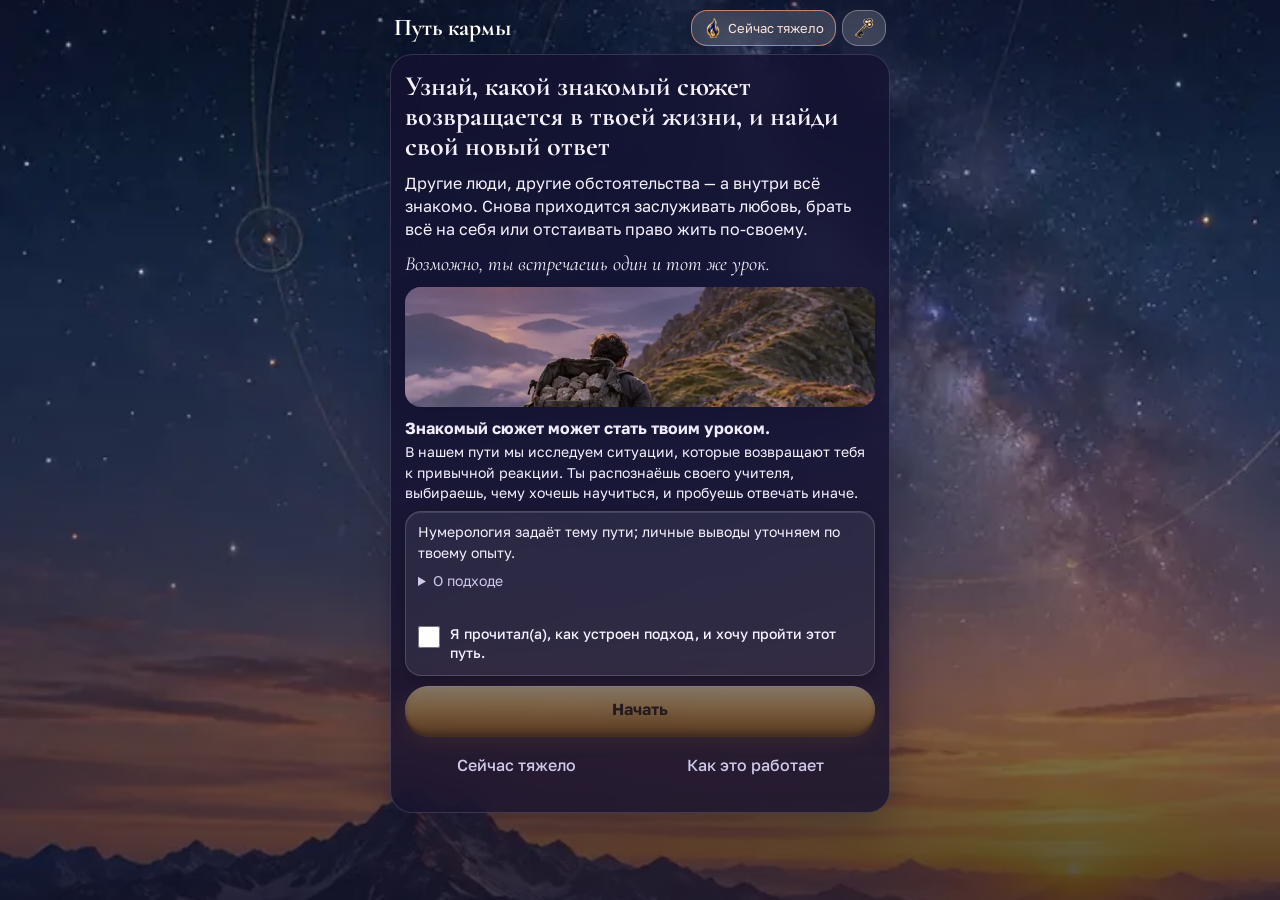
<file: index.html>
<!DOCTYPE html>
<html lang="ru" data-theme="dark">
<head>
<meta charset="utf-8">
<meta name="robots" content="noindex, nofollow">
<meta name="viewport" content="width=device-width, initial-scale=1, viewport-fit=cover">
<meta name="theme-color" content="#2A2460">
<title>Путь кармы</title>
<link rel="manifest" href="manifest.webmanifest">
<link rel="icon" type="image/png" sizes="192x192" href="icon-192.png">
<link rel="apple-touch-icon" href="icon-180.png">
<meta name="apple-mobile-web-app-capable" content="yes">
<meta name="mobile-web-app-capable" content="yes">
<meta name="apple-mobile-web-app-title" content="Путь кармы">
<meta name="apple-mobile-web-app-status-bar-style" content="black-translucent">
<link rel="stylesheet" href="styles.css?v=20261017-01fcb921">
<!-- Шрифты необязательны: без сети работают системные. -->
<link rel="preconnect" href="https://fonts.googleapis.com">
<link href="https://fonts.googleapis.com/css2?family=Cormorant+Garamond:ital,wght@0,500;0,700;1,500&family=Golos+Text:wght@400;500;600;700&display=swap" rel="stylesheet" media="print" onload="this.media='all'">
</head>
<body>
<div id="bg" aria-hidden="true"><img id="bgimg" alt=""></div>
<div class="wrap">
  <header class="top">
    <a class="brand" href="#today">Путь кармы</a>
    <nav class="nav" id="nav" aria-label="Быстрые действия"></nav>
  </header>
  <div id="banner"></div>
  <div id="testbar"></div>
  <div id="stagebar"></div>
  <div id="hero"></div>
  <main id="app" aria-live="polite"></main>
</div>
<div class="tabbar"><nav id="tabs" aria-label="Разделы"></nav></div>
<div class="toast" id="toast" role="status"></div>
<div class="saved" id="saved">Сохранено</div>
<script>window.KARMA_VERSION="20261017-01fcb921";</script>
<script src="content.js?v=20261017-01fcb921"></script>
<script src="rules.js?v=20261017-01fcb921"></script>
<script src="store.js?v=20261017-01fcb921"></script>
<script src="app.js?v=20261017-01fcb921"></script>
</body>
</html>
</file>
<file: styles.css>
:root {
  box-sizing: border-box;
  --ink: #221D45; --ink-2: #4A4570; --ink-3: #7A75A0;
  --paper: rgba(255,255,255,.66); --paper-2: rgba(255,255,255,.88);
  --sheet: rgba(250,246,240,.9); --sheet-line: rgba(255,255,255,.75);
  --rule: rgba(34,29,69,.14); --rule-soft: rgba(34,29,69,.07);
  --red: #B4472F; --green: #2E7A5A; --focus: #6A5FC8;
  --goldline: rgba(185,130,42,.55);
  --sans: "Golos Text", "Segoe UI", Roboto, system-ui, sans-serif;
  --serif: "Cormorant Garamond", Georgia, "Times New Roman", serif;
  --gold: linear-gradient(180deg,#FBE7A8 0%,#E2B65A 42%,#B9822A 78%,#8E5E16 100%);
  --gold-shadow: inset 0 1px 0 rgba(255,255,255,.7), inset 0 -2px 4px rgba(90,55,10,.4), 0 3px 0 #6E4610, 0 8px 18px rgba(160,110,30,.3);
  --veil-top: rgba(27,23,56,.35); --veil-bot: rgba(27,23,56,.55);
  --card-shadow: inset 0 1px 0 rgba(255,255,255,.8), 0 6px 18px rgba(34,29,69,.07);
  --fs: 16px;
}
:root[data-theme="dark"] {
  --ink: #F5F1FF; --ink-2: #CFC8EA; --ink-3: #9C95C2;
  --paper: rgba(255,255,255,.07); --paper-2: rgba(255,255,255,.12);
  --sheet: rgba(20,17,48,.8); --sheet-line: rgba(255,255,255,.14);
  --rule: rgba(255,255,255,.16); --rule-soft: rgba(255,255,255,.08);
  --red: #F2A08C; --green: #8FD6B4; --focus: #C9BFFF;
  --goldline: rgba(233,199,122,.5);
  --veil-top: rgba(12,10,32,.35); --veil-bot: rgba(12,10,32,.7);
  --card-shadow: inset 0 1px 0 rgba(255,255,255,.12), 0 6px 18px rgba(0,0,0,.25);
}
:root[data-big="1"] { --fs: 19px; }
html { scroll-padding-top: env(safe-area-inset-top, 0px); }
html, body { min-height: 100%; }
* { box-sizing: inherit; }
body { margin: 0; background: #1B1738; color: var(--ink); font-family: var(--sans); font-size: var(--fs); line-height: 1.45; -webkit-font-smoothing: antialiased; }
#bg { position: fixed; inset: 0; z-index: 0; overflow: hidden; background: #2A2460; }
#bg img { width: 100%; height: 100%; object-fit: cover; object-position: 50% 30%; display: block; }
#bg::after { content: ""; position: absolute; inset: 0; background: linear-gradient(180deg, var(--veil-top) 0%, rgba(27,23,56,0) 18%, rgba(27,23,56,0) 30%, var(--veil-bot) 100%); }
.wrap { position: relative; z-index: 1; max-width: 520px; margin: 0 auto; padding: calc(8px + env(safe-area-inset-top, 0px)) 10px calc(30px + env(safe-area-inset-bottom, 0px)); }
body.live .wrap { padding-bottom: calc(96px + env(safe-area-inset-bottom, 0px)); }
header.top { display: flex; align-items: center; justify-content: space-between; gap: 8px; padding: 2px 4px 8px; min-width: 0; }
header.top .nav { min-width: 0; flex-shrink: 1; }
@media (max-width: 345px) { header.top .brand { font-size: 20px; } .pill { padding: 6px 8px; font-size: 12px; } .pill.sos span { display: none; } }
header.top .brand { font-family: var(--serif); font-size: 24px; font-weight: 700; color: #fff; text-decoration: none; white-space: nowrap; text-shadow: 0 2px 12px rgba(20,15,50,.55); }
header.top .nav { display: flex; gap: 6px; align-items: center; }
.pill { color: #fff; text-decoration: none; font-size: 13px; white-space: nowrap; padding: 7px 11px; border-radius: 16px; background: rgba(255,255,255,.16); border: 1px solid rgba(255,255,255,.3); -webkit-backdrop-filter: blur(10px); backdrop-filter: blur(10px); min-height: 36px; display: inline-flex; align-items: center; gap: 5px; font: inherit; font-size: 13px; cursor: pointer; }
.pill.on { background: rgba(255,255,255,.3); }
.pill.sos { border-color: rgba(255,160,140,.7); color: #FFE6DF; }
.pill img { width: 20px; height: 20px; }

.hero { color: #fff; padding: 2px 8px 12px; text-shadow: 0 2px 14px rgba(20,15,50,.55); }
.hero .hl { display: flex; align-items: center; gap: 6px; font-size: 13px; font-weight: 500; }
.hero .hl img { width: 28px; height: 28px; }
.hero .hd { font-family: var(--serif); font-size: 32px; font-weight: 700; line-height: 1.02; margin-top: 2px; }
.hero .hs { font-size: 12px; letter-spacing: .12em; text-transform: uppercase; color: #FFF1D6; margin-top: 5px; }

#app { background: var(--sheet); border: 1px solid var(--sheet-line); border-radius: 22px; padding: 16px 14px 18px; -webkit-backdrop-filter: blur(18px) saturate(1.1); backdrop-filter: blur(18px) saturate(1.1); box-shadow: 0 14px 40px rgba(15,12,40,.35); }
#app > :first-child { margin-top: 0; }
h1 { font-family: var(--serif); font-weight: 700; font-size: 28px; line-height: 1.08; margin: 4px 0 10px; }
h1.q { font-size: 25px; }
h2 { font-family: var(--serif); font-weight: 700; font-size: 22px; line-height: 1.12; margin: 18px 0 8px; }
h3 { font-size: 15px; font-weight: 600; margin: 14px 0 6px; }
p { margin: 0 0 10px; max-width: 62ch; }
.muted { color: var(--ink-2); } .small { font-size: 14px; } .tiny { font-size: 12px; color: var(--ink-3); }
.quote { font-family: var(--serif); font-style: italic; font-size: 20px; line-height: 1.3; margin: 10px 0; }
ul { padding-left: 20px; margin: 0 0 10px; } li { margin-bottom: 4px; }
a { color: var(--ink); }

.card { background: var(--paper); border: 1px solid var(--rule); border-radius: 16px; padding: 12px 14px; margin: 10px 0; box-shadow: var(--card-shadow); }
.card.mark { background: linear-gradient(180deg, #FFFBEF, #F8ECCD); border-color: rgba(201,154,62,.55); color: #2A2048; }
:root[data-theme="dark"] .card.mark { background: linear-gradient(180deg, rgba(86,74,160,.55), rgba(44,37,98,.55)); border-color: rgba(233,199,122,.5); color: var(--ink); }
.card.mark .muted, .card.mark .k { color: inherit; opacity: .8; }
.card .k { font-size: 11px; letter-spacing: .06em; text-transform: uppercase; color: var(--ink-2); margin-bottom: 3px; display: flex; align-items: center; gap: 6px; }
.card .k img.ic { width: 22px; height: 22px; margin: -3px 0; }
.card.tight { padding: 10px 12px; margin: 8px 0; }
.row { display: flex; gap: 8px; flex-wrap: wrap; margin: 10px 0; } .row .btn { flex: 1 1 auto; }
.row.tight { margin: 6px 0; }
.grid2 { display: grid; grid-template-columns: 1fr 1fr; gap: 8px; margin: 8px 0; }

.btn { display: inline-flex; align-items: center; justify-content: center; gap: 8px; font: inherit; font-weight: 700; cursor: pointer; border-radius: 24px; padding: 10px 18px; border: 0; background: var(--gold); color: #2B1C05; min-height: 48px; text-decoration: none; text-align: center; box-shadow: var(--gold-shadow); transition: transform .08s; line-height: 1.2; }
.btn:active { transform: translateY(2px); }
.btn.secondary { background: var(--paper-2); color: var(--ink); border: 1px solid var(--goldline); box-shadow: var(--card-shadow); font-weight: 600; }
.btn.ghost { background: transparent; border: 0; box-shadow: none; color: var(--ink-2); font-weight: 500; padding-left: 8px; padding-right: 8px; min-height: 44px; }
.btn.sos { background: var(--paper-2); color: var(--red); border: 1px solid var(--red); box-shadow: var(--card-shadow); font-weight: 600; }
.btn.block { width: 100%; }
.btn.sm { min-height: 40px; padding: 6px 14px; font-size: 14px; }
.btn img { width: 26px; height: 26px; }
.btn:disabled { opacity: .45; cursor: default; transform: none; }
.btn:focus-visible, input:focus-visible, textarea:focus-visible, select:focus-visible, .chip:focus-visible, summary:focus-visible, a:focus-visible, .tap:focus-visible, .swcard:focus-visible { outline: 3px solid var(--focus); outline-offset: 2px; }

label { display: block; font-weight: 500; margin: 10px 0 5px; }
input[type="date"], input[type="text"], input[type="number"], input[type="time"], select { font: inherit; width: 100%; padding: 10px 12px; border: 1px solid var(--rule); border-radius: 12px; background: var(--paper-2); color: var(--ink); min-height: 46px; }
textarea { font: inherit; width: 100%; min-height: 72px; padding: 8px 12px; border: 1px solid var(--rule); border-radius: 12px; color: var(--ink); resize: vertical; background: var(--paper-2); }
::placeholder { color: var(--ink-3); }
.hint { font-size: 13px; color: var(--ink-2); margin-top: 5px; }
.nudge { border-left: 3px solid #C99A3E; padding: 7px 11px; margin: 8px 0; font-size: 14px; background: var(--paper); border-radius: 0 10px 10px 0; }
.warn { border-left: 3px solid var(--red); padding: 7px 11px; margin: 8px 0; font-size: 14px; background: var(--paper); border-radius: 0 10px 10px 0; }

.chips { display: flex; flex-wrap: wrap; gap: 7px; margin: 8px 0; }
.chip { font: inherit; font-size: 15px; padding: 9px 13px; border-radius: 16px; border: 1px solid var(--rule); background: var(--paper-2); color: var(--ink); cursor: pointer; text-align: left; line-height: 1.25; min-height: 44px; }
.chip.on { background: var(--gold); color: #2B1C05; border-color: transparent; box-shadow: inset 0 1px 0 rgba(255,255,255,.6), 0 3px 8px rgba(160,110,30,.25); }
.chip.dim { color: var(--ink-2); }
.chips.col { flex-direction: column; } .chips.col .chip { border-radius: 12px; padding: 11px 13px; width: 100%; }

.progress { height: 4px; background: var(--rule); border-radius: 3px; margin: 2px 0 12px; overflow: hidden; }
.progress i { display: block; height: 100%; background: linear-gradient(90deg, #E2B65A, #B9822A); transition: width .2s; }

.range-val { font-family: var(--serif); font-size: 44px; font-weight: 700; line-height: 1; color: #B9822A; }
:root[data-theme="dark"] .range-val { color: #F3D98C; }
input[type="range"] { -webkit-appearance: none; appearance: none; width: 100%; height: 44px; background: transparent; margin: 4px 0 0; cursor: pointer; }
input[type="range"]::-webkit-slider-runnable-track { height: 12px; border-radius: 6px; background: linear-gradient(to right, #6FC09A, #F3D98C 50%, #E07A62); box-shadow: inset 0 1px 2px rgba(0,0,0,.2); }
input[type="range"]::-moz-range-track { height: 12px; border-radius: 6px; background: linear-gradient(to right, #6FC09A, #F3D98C 50%, #E07A62); }
input[type="range"]::-webkit-slider-thumb { -webkit-appearance: none; width: 34px; height: 34px; border-radius: 50%; background: radial-gradient(circle at 35% 30%, #FFF6D0, #E2B65A 55%, #8E5E16); border: 2px solid #FFF3C4; margin-top: -11px; box-shadow: 0 3px 8px rgba(0,0,0,.35); }
input[type="range"]::-moz-range-thumb { width: 30px; height: 30px; border-radius: 50%; background: radial-gradient(circle at 35% 30%, #FFF6D0, #E2B65A 55%, #8E5E16); border: 2px solid #FFF3C4; }
.range-hint { display: flex; justify-content: space-between; font-size: 12px; color: var(--ink-2); }

.taps { display: grid; grid-template-columns: 1fr 1fr; gap: 8px; margin: 8px 0 2px; }
.tap { font: inherit; border-radius: 16px; padding: 8px 8px 10px; cursor: pointer; border: 1px solid var(--goldline); background: var(--paper-2); color: var(--ink); text-align: center; box-shadow: var(--card-shadow); display: flex; flex-direction: column; align-items: center; min-height: 72px; text-decoration: none; }
.tap img { width: 36px; height: 36px; }
.tap span { font-size: 14px; font-weight: 600; }
.tap:active { transform: scale(.97); }

.trail { position: relative; border-radius: 16px; overflow: hidden; height: 150px; background: #3A2F70; box-shadow: 0 8px 22px rgba(15,12,40,.3); margin: 6px 0 10px; }
.trail > img { width: 100%; height: 100%; object-fit: cover; object-position: 50% 34%; display: block; }
.trail .veil { position: absolute; inset: 0; background: linear-gradient(180deg, rgba(40,34,90,.95), rgba(60,54,110,.75)); mix-blend-mode: multiply; }
.trail .glow { position: absolute; inset: 0; background: radial-gradient(circle at 80% 18%, rgba(255,236,180,.85), rgba(255,236,180,0) 55%); }
.trail .tb { position: absolute; top: 8px; display: inline-flex; align-items: center; gap: 3px; padding: 3px 9px 3px 3px; border-radius: 14px; font-size: 12px; font-weight: 600; color: #fff; background: rgba(27,23,56,.45); border: 1px solid rgba(255,255,255,.3); -webkit-backdrop-filter: blur(8px); backdrop-filter: blur(8px); }
.trail .tb img { width: 24px; height: 24px; } .trail .tb.l { left: 8px; } .trail .tb.r { right: 8px; } .trail .tb.c { left: 50%; transform: translateX(-50%); }
.trail .tpath { position: absolute; left: 12px; right: 44px; bottom: 12px; height: 30px; }
.trail .tline { position: absolute; left: 0; right: 0; top: 13px; height: 5px; border-radius: 3px; background: rgba(255,255,255,.35); }
.trail .tline i { position: absolute; left: 0; top: 0; bottom: 0; border-radius: 3px; background: linear-gradient(90deg, #FBE7A8, #E2B65A); box-shadow: 0 0 8px rgba(251,231,168,.8); }
.trail .me { position: absolute; top: 3px; width: 24px; height: 24px; margin-left: -12px; border-radius: 50%; background: radial-gradient(circle at 35% 30%, #FFF6D0, #E2B65A 55%, #8E5E16); border: 2px solid #fff; box-shadow: 0 0 10px rgba(251,231,168,.9); transition: left .5s; }
.trail .tflag { position: absolute; right: -40px; bottom: -6px; width: 40px; height: 40px; }
.trail .pop { position: absolute; left: 50%; top: 42%; transform: translate(-50%, -50%); color: #FFF3C4; font-family: var(--serif); font-size: 22px; font-weight: 700; text-shadow: 0 2px 10px rgba(0,0,0,.6); animation: pkPop 1.6s ease-out forwards; pointer-events: none; }
@keyframes pkPop { 0% { opacity: 0; transform: translate(-50%, 0) scale(.8); } 25% { opacity: 1; } 100% { opacity: 0; transform: translate(-50%, -60px) scale(1.1); } }

.tabbar { position: fixed; left: 0; right: 0; bottom: 0; z-index: 10; display: none; justify-content: center; padding: 0 6px; }
body.live .tabbar { display: flex; }
.tabbar nav { width: 100%; max-width: 520px; display: grid; grid-template-columns: repeat(3, 1fr); padding: 5px 6px calc(8px + env(safe-area-inset-bottom, 0px)); border-radius: 20px 20px 0 0; background: linear-gradient(180deg, rgba(40,34,84,.88), rgba(22,18,48,.96)); border: 1px solid rgba(255,255,255,.18); border-bottom: 0; -webkit-backdrop-filter: blur(14px); backdrop-filter: blur(14px); box-shadow: 0 -8px 26px rgba(10,8,30,.35); }
.tabbar a { display: flex; flex-direction: column; align-items: center; gap: 0; text-decoration: none; color: #CFC8E8; font-size: 12px; min-height: 50px; }
.tabbar a img { width: 32px; height: 32px; opacity: .8; }
.tabbar a.on { color: #F6DE9A; font-weight: 600; } .tabbar a.on img { opacity: 1; filter: drop-shadow(0 0 8px rgba(246,222,154,.7)); }

.toast { position: fixed; left: 50%; bottom: calc(92px + env(safe-area-inset-bottom, 0px)); transform: translateX(-50%); background: rgba(27,23,56,.92); color: #fff; padding: 9px 14px; border-radius: 14px; font-size: 14px; opacity: 0; transition: opacity .2s; pointer-events: none; z-index: 20; border: 1px solid rgba(233,199,122,.5); max-width: 90vw; }
.toast.on { opacity: 1; }
.saved { position: fixed; left: 10px; bottom: calc(92px + env(safe-area-inset-bottom, 0px)); z-index: 20; font-size: 12px; color: #FFF3C4; background: rgba(27,23,56,.7); border: 1px solid rgba(233,199,122,.5); border-radius: 12px; padding: 3px 9px; opacity: 0; transition: opacity .3s; pointer-events: none; }
.saved.on { opacity: 1; }
.banner { position: relative; z-index: 2; margin: 0 0 8px; padding: 9px 12px; border-radius: 12px; font-size: 14px; color: #fff; background: rgba(180,71,47,.85); border: 1px solid rgba(255,255,255,.4); }
.banner.info { background: rgba(60,54,120,.85); }
.banner a, .banner button { color: #fff; font: inherit; background: transparent; border: 1px solid rgba(255,255,255,.6); border-radius: 10px; padding: 4px 10px; margin-left: 6px; cursor: pointer; }
.testbar { font-size: 12px; color: #fff; text-align: center; padding: 5px; border: 1px dashed rgba(255,255,255,.7); border-radius: 10px; margin-bottom: 8px; background: rgba(180,71,47,.55); }
.testbar a { color: #fff; }

.stages { display: grid; grid-template-columns: repeat(3, 1fr); gap: 5px; margin: 0 4px 10px; }
.stages div { font-size: 11px; color: rgba(255,255,255,.75); text-align: center; text-shadow: 0 1px 6px rgba(20,15,50,.6); }
.stages div i { display: block; height: 4px; border-radius: 2px; background: rgba(255,255,255,.35); margin-bottom: 3px; }
.stages div.done i { background: linear-gradient(90deg, #E2B65A, #B9822A); } .stages div.now i { background: linear-gradient(90deg, #FBE7A8, #E2B65A); box-shadow: 0 0 8px rgba(251,231,168,.8); } .stages div.now { color: #fff; font-weight: 600; }

.list { list-style: none; padding: 0; margin: 0; } .list li { border-top: 1px solid var(--rule); padding: 9px 0; font-size: 15px; } .list li:first-child { border-top: 0; }
.list .date { font-size: 12px; color: var(--ink-3); margin-bottom: 2px; }
.prow { padding: 8px 0; border-top: 1px solid var(--rule); font-size: 15px; } .prow:first-child { border-top: 0; }
.prow .k { font-size: 11px; letter-spacing: .06em; text-transform: uppercase; color: var(--ink-2); margin-bottom: 2px; display: flex; justify-content: space-between; align-items: center; }
.prow .k button { font: inherit; font-size: 12px; background: transparent; border: 0; color: var(--ink-2); text-decoration: underline; cursor: pointer; padding: 4px; min-height: 32px; }
.badge { display: inline-block; font-size: 11px; padding: 2px 8px; border-radius: 10px; background: rgba(201,154,62,.18); color: inherit; vertical-align: middle; }
.badge.legacy { background: rgba(120,120,140,.2); }
.badge.red { background: rgba(180,71,47,.15); }
.stats { display: grid; grid-template-columns: repeat(3, 1fr); gap: 6px; margin: 10px 0; text-align: center; }
.stats div { background: var(--paper-2); border: 1px solid var(--rule); border-radius: 14px; padding: 8px 4px; }
.stats b { display: block; font-family: var(--serif); font-size: 26px; font-weight: 700; line-height: 1.1; }
.stats span { font-size: 11px; color: var(--ink-2); }
.bars { display: flex; gap: 4px; align-items: flex-end; height: 60px; margin: 8px 0 2px; }
.bars .bar { flex: 1; border-radius: 3px 3px 0 0; min-height: 3px; background: linear-gradient(180deg, #F3D98C, #C99A3E); }
.bars .bar.hot { background: linear-gradient(180deg, #E8826A, #B4472F); } .bars .bar.cool { background: linear-gradient(180deg, #8ED2B0, #2E7A5A); }
.bars .bar.empty { background: transparent; border: 1px dashed var(--rule); }
.barlabels { display: flex; gap: 4px; } .barlabels span { flex: 1; text-align: center; font-size: 10px; color: var(--ink-3); }
.dots { display: flex; gap: 6px; margin: 6px 0; } .dots i { width: 14px; height: 14px; border-radius: 50%; border: 1px solid var(--goldline); background: var(--paper-2); } .dots i.on { background: var(--gold); box-shadow: 0 0 8px rgba(251,231,168,.7); }

details.fold > summary { list-style: none; cursor: pointer; display: flex; align-items: center; gap: 8px; min-height: 44px; }
details.fold > summary::-webkit-details-marker { display: none; }
details.fold > summary .k { margin: 0; flex: 1; }
details.fold .chev { width: 28px; height: 28px; flex: none; border-radius: 50%; background: var(--gold); box-shadow: inset 0 1px 0 rgba(255,255,255,.6), 0 2px 6px rgba(160,110,30,.3); position: relative; transition: transform .2s; }
details.fold .chev::after { content: ""; position: absolute; left: 9px; top: 7px; width: 8px; height: 8px; border-right: 2.5px solid #2B1C05; border-bottom: 2.5px solid #2B1C05; transform: rotate(45deg); }
details.fold[open] .chev { transform: rotate(180deg); }
details.plain > summary { cursor: pointer; color: var(--ink-2); font-size: 14px; padding: 6px 0; min-height: 40px; }

/* карточки ситуаций */
.swwrap { position: relative; min-height: 190px; margin: 8px -6px; padding: 4px 6px; touch-action: pan-y; overflow: hidden; }
.swcard { position: relative; background: var(--paper-2); border: 1px solid var(--goldline); border-radius: 18px; padding: 18px 16px; min-height: 160px; display: flex; flex-direction: column; justify-content: center; box-shadow: var(--card-shadow); font-size: 18px; line-height: 1.35; transition: transform .25s, opacity .25s; user-select: none; }
.swcard .pk { font-size: 11px; letter-spacing: .08em; text-transform: uppercase; color: var(--ink-3); margin-bottom: 8px; }
.swcard.out-r { transform: translateX(120%) rotate(8deg); opacity: 0; } .swcard.out-l { transform: translateX(-120%) rotate(-8deg); opacity: 0; } .swcard.out-d { transform: translateY(60px); opacity: 0; }
.swhint { display: flex; justify-content: space-between; font-size: 12px; color: var(--ink-3); margin: 2px 4px; }
.sw3 { display: grid; grid-template-columns: 1fr 1fr 1fr; gap: 6px; margin: 8px 0; }
.sw2 { display: grid; grid-template-columns: 1fr 1fr; gap: 8px; margin: 8px 0; }
.swcard.drag { transition: none; cursor: grabbing; }
.swcard { cursor: grab; touch-action: pan-y; }
.swlab { position: absolute; top: 10px; padding: 4px 10px; border-radius: 10px; font-size: 13px; font-weight: 700; letter-spacing: .02em; opacity: 0; pointer-events: none; transition: opacity .1s; }
.swlab.r { right: 10px; background: rgba(226,182,90,.22); color: var(--gold-ink, #8a5a12); border: 1px solid var(--goldline); }
.swlab.l { left: 10px; background: rgba(140,132,200,.18); color: var(--ink-2); border: 1px solid var(--rule); }
[data-theme="dark"] .swlab.r { color: #fbe7a8; }
@keyframes swdemo { 0%, 100% { transform: translateX(0) rotate(0); } 18% { transform: translateX(28px) rotate(1.5deg); } 36% { transform: translateX(0) rotate(0); } 54% { transform: translateX(-28px) rotate(-1.5deg); } 72% { transform: translateX(0) rotate(0); } }
@keyframes swdemoR { 0%, 36%, 100% { opacity: 0; } 18% { opacity: 1; } }
@keyframes swdemoL { 0%, 36%, 72%, 100% { opacity: 0; } 54% { opacity: 1; } }
.swcard.demo { animation: swdemo 2.6s ease-in-out 1; } .swcard.demo .swlab.r { animation: swdemoR 2.6s ease-in-out 1; } .swcard.demo .swlab.l { animation: swdemoL 2.6s ease-in-out 1; }
.plines { display: grid; gap: 4px; font-size: 15px; line-height: 1.35; } .plines span { color: var(--ink-3); font-size: 12px; letter-spacing: .06em; text-transform: uppercase; margin-right: 4px; }

/* астролябия и шар */
.astro { position: relative; width: calc(100% + 28px); margin: -16px -14px 4px; aspect-ratio: 1312 / 1199; max-height: 330px; border-radius: 22px 22px 0 0; overflow: hidden; background: linear-gradient(180deg, #CDB6E0, #D9C6E6); }
:root[data-theme="dark"] .astro { background: linear-gradient(180deg, #3A2F70, #2A2358); }
.astro > img { width: 100%; height: 100%; object-fit: cover; display: block; -webkit-mask-image: linear-gradient(180deg, #000 0%, #000 74%, rgba(0,0,0,0) 100%); mask-image: linear-gradient(180deg, #000 0%, #000 74%, rgba(0,0,0,0) 100%); }
.orb { position: absolute; left: 50%; top: 45.5%; width: 31%; aspect-ratio: 1; transform: translate(-50%, -50%); border-radius: 50%; padding: 5%; background: conic-gradient(from 20deg, #FFF3C4, #C8902E, #FBE7A8, #8E5E16, #FFF3C4, #B9822A, #FBE7A8, #7A4E12, #FFF3C4); box-shadow: 0 0 0 1px rgba(110,70,16,.6), 0 0 26px rgba(255,214,140,.5), 0 12px 22px rgba(34,29,69,.45); }
.orb .core { position: relative; width: 100%; height: 100%; border-radius: 50%; overflow: hidden; background: radial-gradient(circle at 34% 26%, #5E54C0 0%, #2A2478 36%, #17134C 68%, #0C0A2E 100%); box-shadow: inset 0 0 0 2px rgba(251,231,168,.85), inset 0 0 0 5px rgba(20,16,60,.9), inset 0 0 0 6px rgba(226,182,90,.55), inset 0 -12px 20px rgba(0,0,0,.5), inset 0 8px 16px rgba(255,255,255,.16); }
.orb .core::after { content: ""; position: absolute; left: 16%; top: 9%; width: 40%; height: 20%; border-radius: 50%; background: radial-gradient(ellipse at center, rgba(255,255,255,.4), rgba(255,255,255,0)); transform: rotate(-22deg); }
.orb .fl { position: absolute; inset: 4%; border-radius: 50%; background: radial-gradient(circle, rgba(200,190,255,.75) 0%, rgba(140,120,230,.45) 40%, rgba(80,60,180,0) 72%); opacity: 0; }
.orb .num { position: absolute; left: 10%; top: 8%; width: 80%; height: 80%; opacity: 0; }
.orb.calc { animation: pkPulse 1.1s ease-in-out infinite; }
.orb.shown { animation: none; box-shadow: 0 0 0 1px rgba(110,70,16,.6), 0 0 46px rgba(255,214,140,.9), 0 0 90px rgba(255,200,120,.45), 0 14px 24px rgba(34,29,69,.45); }
.orb.shown .fl { opacity: .75; } .orb.shown .num { opacity: 1; filter: drop-shadow(0 0 10px rgba(255,214,140,.85)); }
.orb.reveal .fl { animation: pkFlash .9s ease-out both; } .orb.reveal .num { animation: pkNum 1s ease-out .1s both; }
@keyframes pkPulse { 0%,100% { box-shadow: 0 0 0 1px rgba(110,70,16,.6), 0 0 18px rgba(255,214,140,.35), 0 14px 24px rgba(34,29,69,.45); } 50% { box-shadow: 0 0 0 1px rgba(110,70,16,.6), 0 0 44px rgba(255,214,140,.9), 0 14px 24px rgba(34,29,69,.45); } }
@keyframes pkFlash { 0% { opacity: 0; transform: scale(.3); } 35% { opacity: 1; transform: scale(1.15); } 100% { opacity: .75; transform: scale(1); } }
@keyframes pkNum { 0% { opacity: 0; transform: scale(.55); filter: blur(6px); } 60% { opacity: 1; transform: scale(1.08); filter: blur(0) drop-shadow(0 0 18px rgba(255,230,170,1)); } 100% { opacity: 1; transform: scale(1); filter: drop-shadow(0 0 10px rgba(255,214,140,.85)); } }
.digits { font-family: var(--serif); font-size: 24px; line-height: 1.4; margin: 6px 0 10px; text-align: center; }
.digits .sum { display: block; margin-top: 4px; font-size: 36px; font-weight: 700; }

.box { width: 200px; height: 200px; margin: 12px auto 4px; display: block; }
.boxlabel { text-align: center; font-family: var(--serif); font-size: 28px; font-weight: 700; min-height: 34px; }
.boxcount { text-align: center; color: var(--ink-2); font-size: 13px; }
.breath { width: 150px; height: 150px; border-radius: 50%; margin: 16px auto 6px; background: radial-gradient(circle at 35% 30%, #FFF6D0, #E2B65A 55%, #8E5E16); box-shadow: 0 0 30px rgba(251,231,168,.6); transform: scale(.6); transition: transform 4s ease-in-out; }
.breath.in { transform: scale(1); }
.confetti { position: fixed; inset: 0; pointer-events: none; overflow: hidden; z-index: 15; }
.confetti i { position: absolute; top: -12px; width: 9px; height: 14px; border-radius: 2px; animation: fall 3.2s ease-in forwards; }
@keyframes fall { to { transform: translateY(110vh) rotate(540deg); opacity: .9; } }
.fanfare { font-family: var(--serif); font-size: 34px; font-weight: 700; text-align: center; margin: 6px 0 4px; background: linear-gradient(180deg, #FBE7A8, #C8902E 60%, #8E5E16); -webkit-background-clip: text; background-clip: text; color: transparent; }
.src { list-style: none; padding: 0; margin: 4px 0 0; } .src li { padding: 8px 0; border-top: 1px solid var(--rule); font-size: 14px; line-height: 1.4; } .src li:first-child { border-top: 0; }
.src .w { font-size: 12px; color: var(--ink-2); }
.icline { display: flex; gap: 8px; align-items: flex-start; } .icline img { width: 34px; height: 34px; flex: none; margin-top: -3px; }
.sr-only { position: absolute; width: 1px; height: 1px; overflow: hidden; clip: rect(0 0 0 0); }
.switch { display: flex; align-items: center; justify-content: space-between; gap: 10px; padding: 8px 0; border-top: 1px solid var(--rule); min-height: 44px; }
.switch:first-child { border-top: 0; }
.switch input[type="checkbox"] { width: 24px; height: 24px; accent-color: #B9822A; }
.switch input[type="time"] { width: auto; min-height: 40px; padding: 6px 8px; }

@media (max-width: 380px) { #app { padding: 14px 11px 16px; } h1 { font-size: 25px; } .chip { font-size: 14px; } .btn { padding: 10px 14px; } }
@media (prefers-reduced-motion: reduce) { .confetti { display: none; } .orb.calc, .orb.reveal .fl, .orb.reveal .num, .trail .pop { animation: none; } .trail .pop { opacity: 1; } .breath { transition: none; } .swcard { transition: none; } .swcard.demo, .swcard.demo .swlab { animation: none; } * { transition: none !important; } }

/* v5: согласие «О подходе», подписи-обучение кнопок, ссылка в заголовке карточки, подписи тропы */
.consent { display: flex; gap: 10px; align-items: flex-start; margin: 8px 0 2px; font-size: 14px; line-height: 1.35; cursor: pointer; }
.consent input { width: 22px; height: 22px; min-height: 0; flex: none; accent-color: #B9822A; margin: 1px 0 0; }
.tap.learn { min-height: 98px; padding-bottom: 8px; } .tap em { font-style: normal; font-size: 11px; line-height: 1.3; color: var(--ink-2); margin-top: 3px; font-weight: 400; }
.card .k .klink { margin-left: auto; font-size: 11px; text-transform: none; letter-spacing: 0; text-decoration: underline; color: inherit; }
.trail .tb.c2 { top: auto; bottom: 48px; left: 8px; }
.trail .tcap { position: absolute; right: 8px; bottom: 50px; max-width: 52%; text-align: right; font-size: 11px; line-height: 1.2; color: #fff; opacity: .92; text-shadow: 0 1px 4px rgba(0,0,0,.7); }
@media (max-width: 345px) { .trail .tb { font-size: 11px; } .trail .tcap { font-size: 10px; } }
/* v6: подсветка незаполненных условий шага */
mark { background: rgba(226,182,90,.35); color: inherit; border-radius: 4px; padding: 0 3px; }
.plines textarea { min-height: 64px; margin-top: 4px; }
/* v6.3 */
.linkbtn { font: inherit; font-size: 13px; background: transparent; border: 0; color: inherit; opacity: .75; text-decoration: underline; cursor: pointer; padding: 2px 4px; }
.pathline { display: flex; align-items: center; gap: 6px; text-decoration: none; color: inherit; font-weight: 600; margin: 0 0 6px; }
.astro.compact { aspect-ratio: auto; height: 190px; max-height: 190px; }
.recog .chip.on { border-color: #C99A3E; }

.acthint { margin: 2px 0 4px; text-transform: none; letter-spacing: 0; }

/* ---------- v6.8 карточка-свайп: покой / вправо (изумрудный) / влево (фиолетовый) ---------- */
.swinstr { font-size: 14px; color: var(--ink-2); margin: 0 0 6px; }
.swwrap { min-height: 170px; touch-action: pan-y; }
.swcard { background: #FFFDF8; color: #25213A; border: 2px solid rgba(37,33,58,.14); border-radius: 18px; padding: 0 16px 18px; min-height: 150px; display: flex; flex-direction: column; justify-content: flex-start; touch-action: pan-y; transition: transform .2s ease, background-color .12s, border-color .12s, box-shadow .2s, opacity .22s; user-select: none; -webkit-user-select: none; }
.swcard.drag { transition: background-color .08s, border-color .08s; box-shadow: 0 10px 28px rgba(20,16,50,.28); }
.swband { min-height: 34px; display: flex; align-items: center; justify-content: center; margin: 0 -16px 8px; border-bottom: 1px solid transparent; }
.swbadge { font-size: 15px; font-weight: 700; letter-spacing: .01em; padding: 3px 10px; border-radius: 10px; opacity: calc(.35 + var(--k, 0) * .65); }
.swbadge:empty { display: none; }
.swtext { font-size: 19px; line-height: 1.35; font-weight: 500; }
.swcard.is-r { background: color-mix(in srgb, #FBEFCF calc(var(--k, 0) * 100%), #FFFDF8); border-color: color-mix(in srgb, #8A5A0B calc(var(--k, 0) * 100%), rgba(37,33,58,.14)); }
.swcard.is-r .swbadge { color: #8A5A0B; border: 2px solid #8A5A0B; background: #FBEFCF; }
.swcard.is-l { background: color-mix(in srgb, #E6ECF3 calc(var(--k, 0) * 100%), #FFFDF8); border-color: color-mix(in srgb, #3E5470 calc(var(--k, 0) * 100%), rgba(37,33,58,.14)); }
.swcard.is-l .swbadge { color: #3E5470; border: 2px solid #3E5470; background: #E6ECF3; }
.swcard.ready .swbadge { opacity: 1; }
.swcard.out-r { transform: translateX(120%) rotate(6deg); opacity: 0; } .swcard.out-l { transform: translateX(-120%) rotate(-6deg); opacity: 0; }
.swbtn { font-weight: 600; }
.sw2 .swbtn { background: var(--paper-2); color: var(--ink); border: 1px solid var(--rule, rgba(0,0,0,.15)); }
.swstatus { min-height: 22px; font-size: 14px; color: var(--ink-2); text-align: center; margin: 4px 0; }
.sr { position: absolute; width: 1px; height: 1px; overflow: hidden; clip: rect(0 0 0 0); }
.swtut { border: 1px dashed rgba(122,117,160,.6); border-radius: 14px; padding: 8px 10px; margin: 0 0 8px; background: var(--paper); }
.swtut-h { font-size: 13px; margin-bottom: 6px; }
.swtut-card { position: relative; height: 54px; border-radius: 12px; background: #FFFDF8; border: 2px solid rgba(37,33,58,.14); margin: 0 auto; width: 72%; overflow: hidden; }
.swtut-line { position: absolute; left: 12px; right: 30px; top: 30px; height: 6px; border-radius: 3px; background: rgba(37,33,58,.18); } .swtut-line.short { top: 42px; right: 70px; }
.swtut-badge { position: absolute; top: 6px; left: 50%; transform: translateX(-50%); font-size: 12px; font-weight: 700; padding: 1px 8px; border-radius: 8px; opacity: 0; white-space: nowrap; }
.swtut-badge.r { color: #8A5A0B; border: 1.5px solid #8A5A0B; background: #FBEFCF; } .swtut-badge.l { color: #3E5470; border: 1.5px solid #3E5470; background: #E6ECF3; }
.swtut-card.play { animation: swtut 3.6s ease-in-out 1; } .swtut-card.play .swtut-badge.r { animation: swtutR 3.6s ease-in-out 1; } .swtut-card.play .swtut-badge.l { animation: swtutL 3.6s ease-in-out 1; }
.swtut-card.static .swtut-badge { opacity: 1; } .swtut-card.static .swtut-badge.r { left: 75%; } .swtut-card.static .swtut-badge.l { left: 25%; }
@keyframes swtut { 0%,8% { transform: none; background: #FFFDF8; } 30%,38% { transform: translateX(28%) rotate(4deg); background: #FBEFCF; border-color: #8A5A0B; } 50% { transform: none; background: #FFFDF8; border-color: rgba(37,33,58,.14); } 72%,80% { transform: translateX(-28%) rotate(-4deg); background: #E6ECF3; border-color: #3E5470; } 100% { transform: none; background: #FFFDF8; } }
@keyframes swtutR { 0%,15% { opacity: 0; } 28%,40% { opacity: 1; } 50%,100% { opacity: 0; } }
@keyframes swtutL { 0%,60% { opacity: 0; } 70%,82% { opacity: 1; } 92%,100% { opacity: 0; } }
@media (prefers-reduced-motion: reduce) { .swcard, .swcard.drag { transition: none; transform: none !important; } .swtut-card.play { animation: none; } .swtut-card.play .swtut-badge { animation: none; opacity: 1; } .swtut-card.play .swtut-badge.r { left: 75%; } .swtut-card.play .swtut-badge.l { left: 25%; } }
/* ---------- v6.7 Искра и уточнение ---------- */
.spark { display: flex; gap: 10px; align-items: center; margin: 0 0 8px; padding: 6px 8px; border-radius: 14px; background: var(--paper); }
.spark.off { background: none; padding: 0; justify-content: flex-end; }
.spark > div { flex: 1; line-height: 1.25; }
.spark-orb { width: 30px; height: 30px; border-radius: 50%; background: radial-gradient(circle at 40% 35%, #fff6d6, #e9c77a 45%, #b07a1e 75%, #2c2562 100%); box-shadow: 0 0 12px rgba(233,199,122,.7); flex: none; position: relative; }
.spark-orb i { position: absolute; right: -3px; bottom: -2px; width: 9px; height: 9px; border-radius: 2px; background: #2c2562; border: 1.5px solid #e9c77a; transform: rotate(45deg); }
.spark.think .spark-orb { box-shadow: 0 0 6px rgba(233,199,122,.5); } .spark.summary .spark-orb, .spark.support .spark-orb { box-shadow: 0 0 18px rgba(233,199,122,.9); }
.strow { display: flex; align-items: center; gap: 8px; } .strow .chip { flex: 1; }
.swtut.stopped .swtut-card, .swtut.stopped .swtut-badge { animation: none !important; } .swtut.stopped { opacity: .45; }
.swcard.is-r .swband { justify-content: flex-start; padding-left: 16px; } .swcard.is-l .swband { justify-content: flex-end; padding-right: 16px; }
/* v7: итог дня и карточка опыта */
.dsum { font-size: 15px; line-height: 1.4; margin: 4px 0; } .dsum span { display: block; color: var(--ink-3); font-size: 12px; letter-spacing: .06em; text-transform: uppercase; }
.expg { margin: 8px 0; } .expg .chips { margin: 0; } .expg input { margin-top: 8px; }
</file>
